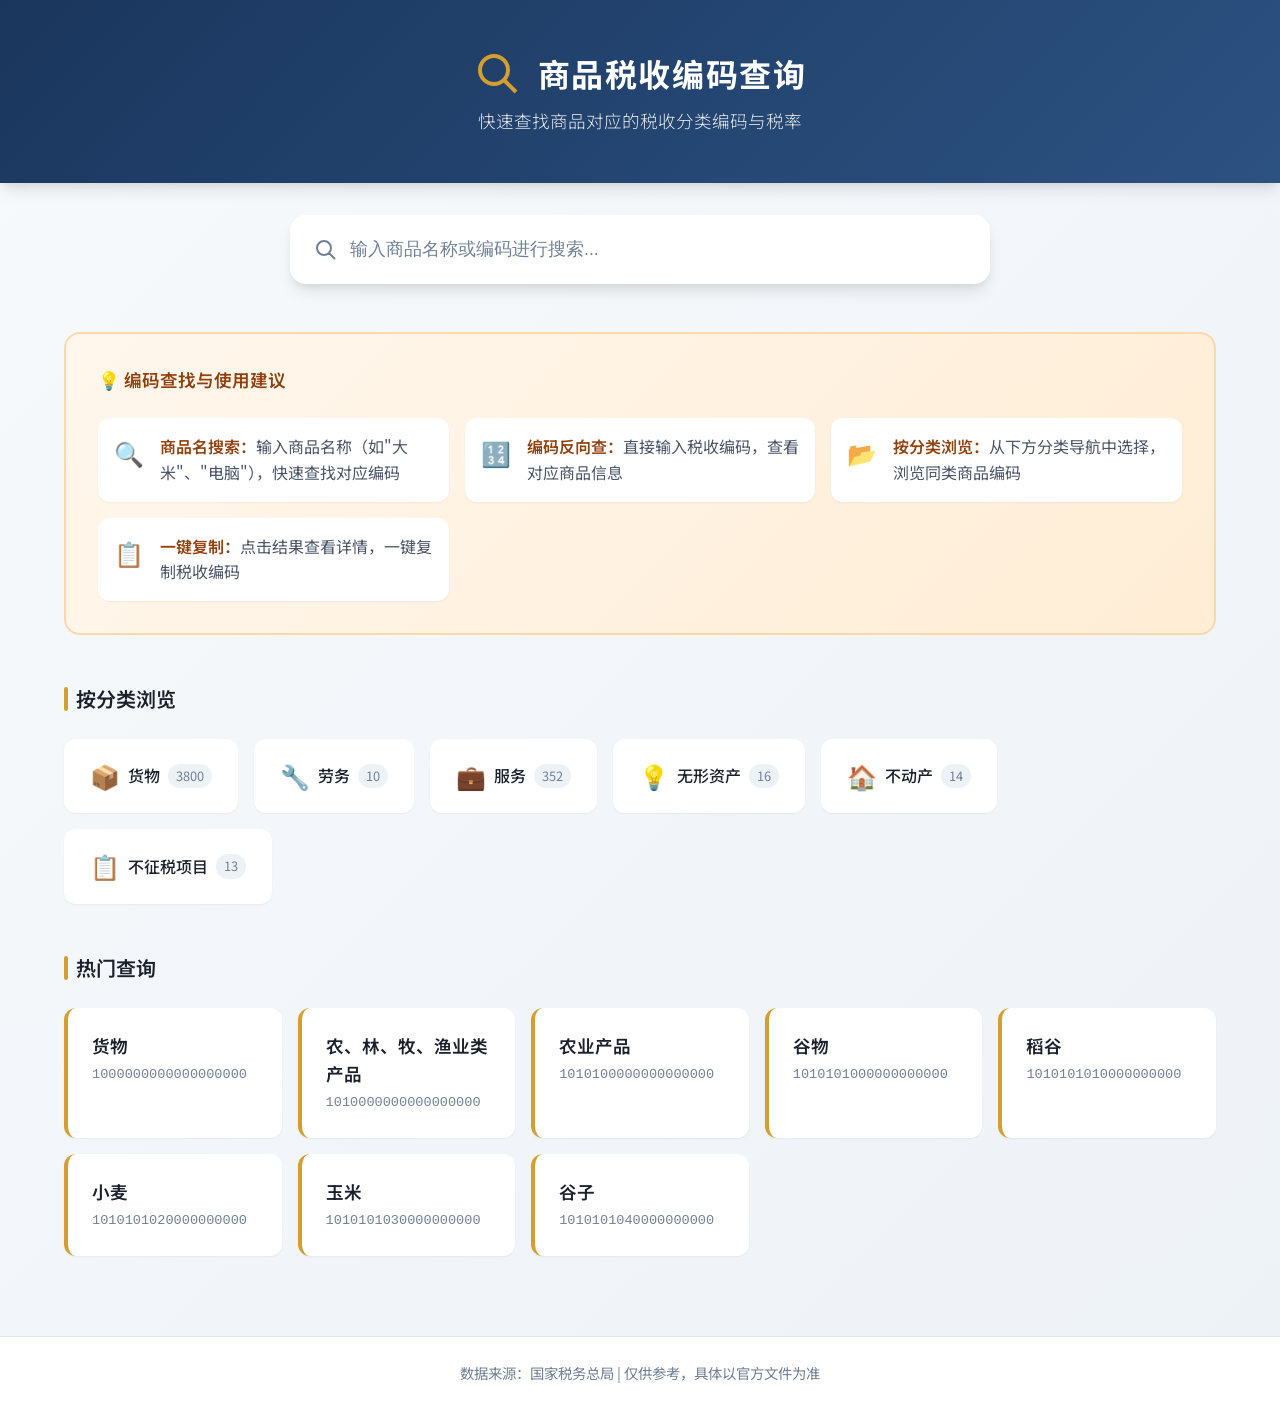
<file: ssbm/index.html>
<!DOCTYPE html>
<html lang="zh-CN">
<head>
    <meta charset="UTF-8">
    <meta name="viewport" content="width=device-width, initial-scale=1.0">
    <title>商品税收编码查询工具</title>
    <link rel="stylesheet" href="styles.css">
    <link rel="preconnect" href="https://fonts.googleapis.com">
    <link rel="preconnect" href="https://fonts.gstatic.com" crossorigin>
    <link href="https://fonts.googleapis.com/css2?family=Noto+Sans+SC:wght@300;400;500;700&display=swap" rel="stylesheet">
</head>
<body>
    <div id="app">
        <!-- 搜索页面 -->
        <div id="search-page" class="page active">
            <header class="header">
                <div class="header-content">
                    <div class="logo">
                        <svg class="logo-icon" viewBox="0 0 24 24" fill="none" stroke="currentColor" stroke-width="2">
                            <path d="M21 21l-6-6m2-5a7 7 0 11-14 0 7 7 0 0114 0z"/>
                        </svg>
                        <h1>商品税收编码查询</h1>
                    </div>
                    <p class="subtitle">快速查找商品对应的税收分类编码与税率</p>
                </div>
            </header>

            <main class="main-content">
                <!-- 搜索框 -->
                <div class="search-container">
                    <div class="search-box">
                        <svg class="search-icon" viewBox="0 0 24 24" fill="none" stroke="currentColor" stroke-width="2">
                            <path d="M21 21l-6-6m2-5a7 7 0 11-14 0 7 7 0 0114 0z"/>
                        </svg>
                        <input type="text" id="search-input" placeholder="输入商品名称或编码进行搜索..." autocomplete="off">
                        <button id="clear-btn" class="clear-btn" title="清除">
                            <svg viewBox="0 0 24 24" fill="none" stroke="currentColor" stroke-width="2">
                                <path d="M6 18L18 6M6 6l12 12"/>
                            </svg>
                        </button>
                    </div>
                    <div id="search-suggestions" class="suggestions-dropdown"></div>
                </div>

                <!-- 使用建议 -->
                <div class="tips-section">
                    <div class="tips-card">
                        <h3 class="tips-title">💡 编码查找与使用建议</h3>
                        <div class="tips-list">
                            <div class="tip-item">
                                <span class="tip-icon">🔍</span>
                                <div class="tip-content">
                                    <strong>商品名搜索：</strong>输入商品名称（如"大米"、"电脑"），快速查找对应编码
                                </div>
                            </div>
                            <div class="tip-item">
                                <span class="tip-icon">🔢</span>
                                <div class="tip-content">
                                    <strong>编码反向查：</strong>直接输入税收编码，查看对应商品信息
                                </div>
                            </div>
                            <div class="tip-item">
                                <span class="tip-icon">📂</span>
                                <div class="tip-content">
                                    <strong>按分类浏览：</strong>从下方分类导航中选择，浏览同类商品编码
                                </div>
                            </div>
                            <div class="tip-item">
                                <span class="tip-icon">📋</span>
                                <div class="tip-content">
                                    <strong>一键复制：</strong>点击结果查看详情，一键复制税收编码
                                </div>
                            </div>
                        </div>
                    </div>
                </div>

                <!-- 分类导航 -->
                <div class="category-section">
                    <h2 class="section-title">按分类浏览</h2>
                    <div id="category-nav" class="category-nav"></div>
                </div>

                <!-- 热门推荐 -->
                <div class="hot-section">
                    <h2 class="section-title">热门查询</h2>
                    <div id="hot-items" class="hot-grid"></div>
                </div>

                <!-- 搜索结果 -->
                <div id="results-section" class="results-section" style="display: none;">
                    <div class="results-header">
                        <h2 class="section-title">搜索结果 <span id="result-count"></span></h2>
                        <div class="filter-bar">
                            <select id="sort-select">
                                <option value="relevance">按相关度</option>
                                <option value="code">按编码</option>
                                <option value="name">按名称</option>
                                <option value="taxRate">按税率</option>
                            </select>
                        </div>
                    </div>
                    <div id="results-list" class="results-list"></div>
                </div>
            </main>

            <footer class="footer">
                <p>数据来源：国家税务总局 | 仅供参考，具体以官方文件为准</p>
            </footer>
        </div>

        <!-- 详情页面 -->
        <div id="detail-page" class="page">
            <header class="detail-header">
                <button id="back-btn" class="back-btn">
                    <svg viewBox="0 0 24 24" fill="none" stroke="currentColor" stroke-width="2">
                        <path d="M19 12H5m7-7l-7 7 7 7"/>
                    </svg>
                    返回搜索
                </button>
            </header>

            <main class="detail-content">
                <div class="detail-card">
                    <div class="detail-header-info">
                        <span id="detail-category" class="detail-category"></span>
                        <h1 id="detail-name" class="detail-title"></h1>
                    </div>

                    <div class="detail-code-section">
                        <label>税收分类编码</label>
                        <div class="code-display">
                            <span id="detail-code" class="code-text"></span>
                            <button id="copy-btn" class="copy-btn">
                                <svg viewBox="0 0 24 24" fill="none" stroke="currentColor" stroke-width="2">
                                    <rect x="9" y="9" width="13" height="13" rx="2" ry="2"/>
                                    <path d="M5 15H4a2 2 0 01-2-2V4a2 2 0 012-2h9a2 2 0 012 2v1"/>
                                </svg>
                                复制
                            </button>
                        </div>
                    </div>

                    <div class="detail-info-grid">
                        <div class="info-item">
                            <label>增值税税率</label>
                            <span id="detail-tax-rate" class="tax-rate-badge"></span>
                        </div>
                        <div class="info-item">
                            <label>说明</label>
                            <p id="detail-description"></p>
                        </div>
                    </div>

                    <div class="keywords-section">
                        <label>关键词标签</label>
                        <div id="detail-keywords" class="keywords-list"></div>
                    </div>
                </div>

                <!-- 相关推荐 -->
                <div id="related-section" class="related-section">
                    <h2 class="section-title">相关商品编码</h2>
                    <div id="related-list" class="related-list"></div>
                </div>
            </main>
        </div>
    </div>

    <!-- Toast提示 -->
    <div id="toast" class="toast"></div>

    <script src="data.js"></script>
    <script src="app.js"></script>
</body>
</html>
</file>
<file: ssbm/styles.css>
/* 基础样式重置 */
* {
    margin: 0;
    padding: 0;
    box-sizing: border-box;
}

:root {
    /* 主色调 */
    --primary-color: #1a365d;
    --primary-light: #2c5282;
    --primary-dark: #0f2744;

    /* 辅助色 */
    --accent-color: #d69e2e;
    --accent-light: #ecc94b;
    --accent-dark: #b7791f;

    /* 背景色 */
    --bg-primary: #f7fafc;
    --bg-secondary: #edf2f7;
    --bg-card: #ffffff;

    /* 文字颜色 */
    --text-primary: #1a202c;
    --text-secondary: #4a5568;
    --text-muted: #718096;

    /* 边框和阴影 */
    --border-color: #e2e8f0;
    --shadow-sm: 0 1px 2px 0 rgba(0, 0, 0, 0.05);
    --shadow-md: 0 4px 6px -1px rgba(0, 0, 0, 0.1), 0 2px 4px -1px rgba(0, 0, 0, 0.06);
    --shadow-lg: 0 10px 15px -3px rgba(0, 0, 0, 0.1), 0 4px 6px -2px rgba(0, 0, 0, 0.05);
    --shadow-xl: 0 20px 25px -5px rgba(0, 0, 0, 0.1), 0 10px 10px -5px rgba(0, 0, 0, 0.04);

    /* 间距 */
    --spacing-xs: 0.25rem;
    --spacing-sm: 0.5rem;
    --spacing-md: 1rem;
    --spacing-lg: 1.5rem;
    --spacing-xl: 2rem;
    --spacing-2xl: 3rem;

    /* 圆角 */
    --radius-sm: 0.25rem;
    --radius-md: 0.5rem;
    --radius-lg: 0.75rem;
    --radius-xl: 1rem;

    /* 过渡 */
    --transition-fast: 150ms ease;
    --transition-normal: 250ms ease;
    --transition-slow: 350ms ease;
}

body {
    font-family: 'Noto Sans SC', -apple-system, BlinkMacSystemFont, 'Segoe UI', 'PingFang SC', 'Hiragino Sans GB', 'Microsoft YaHei', sans-serif;
    background: linear-gradient(135deg, var(--bg-primary) 0%, var(--bg-secondary) 100%);
    color: var(--text-primary);
    line-height: 1.6;
    min-height: 100vh;
}

/* 页面容器 */
#app {
    min-height: 100vh;
    display: flex;
    flex-direction: column;
}

.page {
    display: none;
    animation: fadeIn var(--transition-normal);
}

.page.active {
    display: block;
}

@keyframes fadeIn {
    from {
        opacity: 0;
        transform: translateY(10px);
    }
    to {
        opacity: 1;
        transform: translateY(0);
    }
}

/* 头部样式 */
.header {
    background: linear-gradient(135deg, var(--primary-color) 0%, var(--primary-light) 100%);
    color: white;
    padding: var(--spacing-2xl) var(--spacing-lg);
    text-align: center;
    box-shadow: var(--shadow-lg);
}

.header-content {
    max-width: 800px;
    margin: 0 auto;
}

.logo {
    display: flex;
    align-items: center;
    justify-content: center;
    gap: var(--spacing-md);
    margin-bottom: var(--spacing-sm);
}

.logo-icon {
    width: 48px;
    height: 48px;
    stroke: var(--accent-color);
}

.logo h1 {
    font-size: 2rem;
    font-weight: 700;
    letter-spacing: 0.05em;
}

.subtitle {
    font-size: 1.1rem;
    opacity: 0.9;
    font-weight: 300;
}

/* 主内容区 */
.main-content {
    flex: 1;
    max-width: 1200px;
    width: 100%;
    margin: 0 auto;
    padding: var(--spacing-xl) var(--spacing-lg);
}

/* 搜索框样式 */
.search-container {
    position: relative;
    max-width: 700px;
    margin: 0 auto var(--spacing-2xl);
}

.search-box {
    position: relative;
    background: var(--bg-card);
    border-radius: var(--radius-xl);
    box-shadow: var(--shadow-lg);
    transition: all var(--transition-normal);
    overflow: hidden;
}

.search-box:focus-within {
    box-shadow: var(--shadow-xl), 0 0 0 3px rgba(214, 158, 46, 0.2);
    transform: scale(1.02);
}

.search-icon {
    position: absolute;
    left: var(--spacing-lg);
    top: 50%;
    transform: translateY(-50%);
    width: 24px;
    height: 24px;
    stroke: var(--text-muted);
    pointer-events: none;
}

.search-box input {
    width: 100%;
    padding: var(--spacing-lg) var(--spacing-xl);
    padding-left: 60px;
    padding-right: 60px;
    font-size: 1.1rem;
    border: none;
    background: transparent;
    color: var(--text-primary);
    outline: none;
}

.search-box input::placeholder {
    color: var(--text-muted);
}

.clear-btn {
    position: absolute;
    right: var(--spacing-md);
    top: 50%;
    transform: translateY(-50%);
    background: transparent;
    border: none;
    cursor: pointer;
    padding: var(--spacing-sm);
    opacity: 0;
    transition: opacity var(--transition-fast);
}

.clear-btn svg {
    width: 20px;
    height: 20px;
    stroke: var(--text-muted);
}

.clear-btn:hover svg {
    stroke: var(--text-secondary);
}

.search-box input:not(:placeholder-shown) + .clear-btn {
    opacity: 1;
}

/* 搜索建议下拉 */
.suggestions-dropdown {
    position: absolute;
    top: 100%;
    left: 0;
    right: 0;
    background: var(--bg-card);
    border-radius: var(--radius-lg);
    box-shadow: var(--shadow-xl);
    margin-top: var(--spacing-sm);
    max-height: 400px;
    overflow-y: auto;
    z-index: 100;
    display: none;
}

.suggestions-dropdown.show {
    display: block;
    animation: slideDown var(--transition-fast);
}

@keyframes slideDown {
    from {
        opacity: 0;
        transform: translateY(-10px);
    }
    to {
        opacity: 1;
        transform: translateY(0);
    }
}

.suggestion-item {
    padding: var(--spacing-md) var(--spacing-lg);
    cursor: pointer;
    border-bottom: 1px solid var(--border-color);
    transition: background var(--transition-fast);
}

.suggestion-item:last-child {
    border-bottom: none;
}

.suggestion-item:hover {
    background: var(--bg-secondary);
}

.suggestion-item .name {
    font-weight: 500;
    color: var(--text-primary);
}

.suggestion-item .code {
    font-size: 0.85rem;
    color: var(--text-muted);
    margin-left: var(--spacing-sm);
}

.suggestion-item .category {
    font-size: 0.8rem;
    color: var(--accent-dark);
    margin-left: var(--spacing-sm);
}

/* 使用建议 */
.tips-section {
    margin-bottom: var(--spacing-2xl);
}

.tips-card {
    background: linear-gradient(135deg, #fff7ed 0%, #ffedd5 100%);
    border: 2px solid #fed7aa;
    border-radius: var(--radius-xl);
    padding: var(--spacing-xl);
}

.tips-title {
    font-size: 1.1rem;
    font-weight: 600;
    color: #92400e;
    margin-bottom: var(--spacing-lg);
    display: flex;
    align-items: center;
    gap: var(--spacing-sm);
}

.tips-list {
    display: grid;
    grid-template-columns: repeat(auto-fit, minmax(280px, 1fr));
    gap: var(--spacing-md);
}

.tip-item {
    display: flex;
    gap: var(--spacing-md);
    padding: var(--spacing-md);
    background: white;
    border-radius: var(--radius-lg);
    box-shadow: var(--shadow-sm);
    transition: all var(--transition-normal);
}

.tip-item:hover {
    transform: translateY(-2px);
    box-shadow: var(--shadow-md);
}

.tip-icon {
    font-size: 1.5rem;
    flex-shrink: 0;
}

.tip-content {
    flex: 1;
    line-height: 1.6;
    color: var(--text-secondary);
}

.tip-content strong {
    color: #92400e;
    font-weight: 600;
}

/* 分类导航 */
.category-section {
    margin-bottom: var(--spacing-2xl);
}

.section-title {
    font-size: 1.25rem;
    font-weight: 600;
    color: var(--text-primary);
    margin-bottom: var(--spacing-lg);
    display: flex;
    align-items: center;
    gap: var(--spacing-sm);
}

.section-title::before {
    content: '';
    width: 4px;
    height: 24px;
    background: var(--accent-color);
    border-radius: 2px;
}

.category-nav {
    display: flex;
    flex-wrap: wrap;
    gap: var(--spacing-md);
}

.category-item {
    background: var(--bg-card);
    padding: var(--spacing-md) var(--spacing-lg);
    border-radius: var(--radius-lg);
    box-shadow: var(--shadow-sm);
    cursor: pointer;
    transition: all var(--transition-normal);
    display: flex;
    align-items: center;
    gap: var(--spacing-sm);
    border: 2px solid transparent;
}

.category-item:hover {
    transform: translateY(-2px);
    box-shadow: var(--shadow-md);
    border-color: var(--accent-color);
}

.category-item .icon {
    font-size: 1.5rem;
}

.category-item .name {
    font-weight: 500;
    color: var(--text-primary);
}

.category-item .count {
    font-size: 0.8rem;
    color: var(--text-muted);
    background: var(--bg-secondary);
    padding: 2px 8px;
    border-radius: 12px;
}

.category-item.show-more-btn {
    background: linear-gradient(135deg, var(--primary-light), var(--primary-color));
    color: white;
    border-color: var(--primary-light);
}

.category-item.show-more-btn .name {
    color: white;
    font-weight: 600;
}

.category-item.show-more-btn:hover {
    background: linear-gradient(135deg, var(--primary-color), var(--primary-dark));
    transform: translateY(-2px) scale(1.02);
    box-shadow: var(--shadow-lg);
}

/* 热门推荐 */
.hot-section {
    margin-bottom: var(--spacing-2xl);
}

.hot-grid {
    display: grid;
    grid-template-columns: repeat(auto-fill, minmax(200px, 1fr));
    gap: var(--spacing-md);
}

.hot-item {
    background: var(--bg-card);
    padding: var(--spacing-lg);
    border-radius: var(--radius-lg);
    box-shadow: var(--shadow-sm);
    cursor: pointer;
    transition: all var(--transition-normal);
    border-left: 4px solid var(--accent-color);
}

.hot-item:hover {
    transform: translateY(-3px);
    box-shadow: var(--shadow-lg);
}

.hot-item .name {
    font-weight: 600;
    font-size: 1.1rem;
    color: var(--text-primary);
    margin-bottom: var(--spacing-xs);
}

.hot-item .code {
    font-size: 0.85rem;
    color: var(--text-muted);
    font-family: 'Courier New', monospace;
}

/* 搜索结果 */
.results-section {
    margin-top: var(--spacing-2xl);
}

.results-header {
    display: flex;
    justify-content: space-between;
    align-items: center;
    margin-bottom: var(--spacing-lg);
    flex-wrap: wrap;
    gap: var(--spacing-md);
}

#result-count {
    font-size: 0.9rem;
    color: var(--text-muted);
    font-weight: 400;
    margin-left: var(--spacing-sm);
}

.filter-bar select {
    padding: var(--spacing-sm) var(--spacing-md);
    border: 1px solid var(--border-color);
    border-radius: var(--radius-md);
    background: var(--bg-card);
    color: var(--text-primary);
    font-size: 0.9rem;
    cursor: pointer;
    outline: none;
    transition: border-color var(--transition-fast);
}

.filter-bar select:focus {
    border-color: var(--accent-color);
}

.results-list {
    display: flex;
    flex-direction: column;
    gap: var(--spacing-md);
}

.result-card {
    background: var(--bg-card);
    padding: var(--spacing-lg);
    border-radius: var(--radius-lg);
    box-shadow: var(--shadow-sm);
    cursor: pointer;
    transition: all var(--transition-normal);
    display: grid;
    grid-template-columns: 1fr auto;
    gap: var(--spacing-md);
    align-items: center;
}

.result-card:hover {
    transform: translateY(-2px);
    box-shadow: var(--shadow-md);
}

.result-info .name {
    font-weight: 600;
    font-size: 1.1rem;
    color: var(--text-primary);
    margin-bottom: var(--spacing-xs);
}

.result-info .code {
    font-size: 0.9rem;
    color: var(--text-muted);
    font-family: 'Courier New', monospace;
}

.result-info .category-tag {
    display: inline-block;
    font-size: 0.8rem;
    color: var(--accent-dark);
    background: rgba(214, 158, 46, 0.1);
    padding: 2px 10px;
    border-radius: 12px;
    margin-top: var(--spacing-xs);
}

.result-meta {
    text-align: right;
}

.tax-rate {
    font-size: 1.5rem;
    font-weight: 700;
    color: var(--primary-color);
}

.tax-rate::after {
    content: '%';
    font-size: 0.8em;
}

/* 详情页面 */
.detail-header {
    background: var(--bg-card);
    padding: var(--spacing-md) var(--spacing-lg);
    box-shadow: var(--shadow-sm);
}

.back-btn {
    display: inline-flex;
    align-items: center;
    gap: var(--spacing-sm);
    background: transparent;
    border: none;
    color: var(--text-secondary);
    font-size: 1rem;
    cursor: pointer;
    padding: var(--spacing-sm) var(--spacing-md);
    border-radius: var(--radius-md);
    transition: all var(--transition-fast);
}

.back-btn:hover {
    background: var(--bg-secondary);
    color: var(--primary-color);
}

.back-btn svg {
    width: 20px;
    height: 20px;
}

.detail-content {
    max-width: 900px;
    margin: 0 auto;
    padding: var(--spacing-xl) var(--spacing-lg);
}

.detail-card {
    background: var(--bg-card);
    border-radius: var(--radius-xl);
    box-shadow: var(--shadow-lg);
    padding: var(--spacing-2xl);
    margin-bottom: var(--spacing-xl);
}

.detail-header-info {
    margin-bottom: var(--spacing-xl);
}

.detail-category {
    display: inline-block;
    background: var(--primary-color);
    color: white;
    padding: var(--spacing-xs) var(--spacing-md);
    border-radius: var(--radius-md);
    font-size: 0.9rem;
    margin-bottom: var(--spacing-md);
}

.detail-title {
    font-size: 2rem;
    font-weight: 700;
    color: var(--text-primary);
}

.detail-code-section {
    background: linear-gradient(135deg, var(--bg-secondary) 0%, var(--bg-primary) 100%);
    padding: var(--spacing-lg);
    border-radius: var(--radius-lg);
    margin-bottom: var(--spacing-xl);
}

.detail-code-section label {
    display: block;
    font-size: 0.9rem;
    color: var(--text-muted);
    margin-bottom: var(--spacing-sm);
}

.code-display {
    display: flex;
    align-items: center;
    gap: var(--spacing-md);
}

.code-text {
    font-size: 1.5rem;
    font-weight: 600;
    font-family: 'Courier New', monospace;
    color: var(--primary-color);
    letter-spacing: 0.05em;
}

.copy-btn {
    display: inline-flex;
    align-items: center;
    gap: var(--spacing-xs);
    background: var(--accent-color);
    color: white;
    border: none;
    padding: var(--spacing-sm) var(--spacing-md);
    border-radius: var(--radius-md);
    cursor: pointer;
    font-size: 0.9rem;
    transition: all var(--transition-fast);
}

.copy-btn:hover {
    background: var(--accent-dark);
    transform: scale(1.05);
}

.copy-btn svg {
    width: 18px;
    height: 18px;
}

.detail-info-grid {
    display: grid;
    gap: var(--spacing-lg);
    margin-bottom: var(--spacing-xl);
}

.info-item label {
    display: block;
    font-size: 0.9rem;
    color: var(--text-muted);
    margin-bottom: var(--spacing-sm);
    font-weight: 500;
}

.info-item p {
    color: var(--text-secondary);
    line-height: 1.7;
}

.tax-rate-badge {
    display: inline-block;
    font-size: 2rem;
    font-weight: 700;
    color: var(--primary-color);
}

.tax-rate-badge::after {
    content: '%';
    font-size: 0.6em;
    color: var(--text-muted);
}

.keywords-section label {
    display: block;
    font-size: 0.9rem;
    color: var(--text-muted);
    margin-bottom: var(--spacing-sm);
    font-weight: 500;
}

.keywords-list {
    display: flex;
    flex-wrap: wrap;
    gap: var(--spacing-sm);
}

.keyword-tag {
    background: var(--bg-secondary);
    color: var(--text-secondary);
    padding: var(--spacing-xs) var(--spacing-md);
    border-radius: 20px;
    font-size: 0.9rem;
}

/* 相关推荐 */
.related-section {
    margin-top: var(--spacing-xl);
}

.related-list {
    display: grid;
    grid-template-columns: repeat(auto-fill, minmax(250px, 1fr));
    gap: var(--spacing-md);
}

.related-item {
    background: var(--bg-card);
    padding: var(--spacing-lg);
    border-radius: var(--radius-lg);
    box-shadow: var(--shadow-sm);
    cursor: pointer;
    transition: all var(--transition-normal);
}

.related-item:hover {
    transform: translateY(-2px);
    box-shadow: var(--shadow-md);
}

.related-item .name {
    font-weight: 600;
    color: var(--text-primary);
    margin-bottom: var(--spacing-xs);
}

.related-item .code {
    font-size: 0.85rem;
    color: var(--text-muted);
    font-family: 'Courier New', monospace;
}

/* Toast提示 */
.toast {
    position: fixed;
    bottom: 30px;
    left: 50%;
    transform: translateX(-50%) translateY(100px);
    background: var(--primary-color);
    color: white;
    padding: var(--spacing-md) var(--spacing-xl);
    border-radius: var(--radius-lg);
    box-shadow: var(--shadow-xl);
    z-index: 1000;
    opacity: 0;
    transition: all var(--transition-normal);
}

.toast.show {
    opacity: 1;
    transform: translateX(-50%) translateY(0);
}

/* 页脚 */
.footer {
    background: var(--bg-card);
    padding: var(--spacing-lg);
    text-align: center;
    color: var(--text-muted);
    font-size: 0.9rem;
    border-top: 1px solid var(--border-color);
}

/* 响应式设计 */
@media (max-width: 768px) {
    .header {
        padding: var(--spacing-xl) var(--spacing-md);
    }

    .logo h1 {
        font-size: 1.5rem;
    }

    .logo-icon {
        width: 36px;
        height: 36px;
    }

    .subtitle {
        font-size: 0.95rem;
    }

    .main-content {
        padding: var(--spacing-lg) var(--spacing-md);
    }

    .search-box input {
        padding: var(--spacing-md) var(--spacing-lg);
        padding-left: 50px;
        padding-right: 50px;
        font-size: 1rem;
    }

    .search-icon {
        left: var(--spacing-md);
        width: 20px;
        height: 20px;
    }

    .category-nav {
        gap: var(--spacing-sm);
    }

    .category-item {
        padding: var(--spacing-sm) var(--spacing-md);
    }

    .hot-grid {
        grid-template-columns: repeat(auto-fill, minmax(150px, 1fr));
    }

    .result-card {
        grid-template-columns: 1fr;
        gap: var(--spacing-sm);
    }

    .result-meta {
        text-align: left;
    }

    .detail-card {
        padding: var(--spacing-lg);
    }

    .detail-title {
        font-size: 1.5rem;
    }

    .code-text {
        font-size: 1.2rem;
    }

    .related-list {
        grid-template-columns: 1fr;
    }
}

@media (max-width: 480px) {
    .logo h1 {
        font-size: 1.25rem;
    }

    .section-title {
        font-size: 1.1rem;
    }

    .hot-grid {
        grid-template-columns: 1fr;
    }
}

/* 骨架屏动画 */
@keyframes shimmer {
    0% {
        background-position: -468px 0;
    }
    100% {
        background-position: 468px 0;
    }
}

.skeleton {
    animation: shimmer 1.5s ease-in-out infinite;
    background: linear-gradient(to right, var(--bg-secondary) 8%, var(--bg-primary) 18%, var(--bg-secondary) 33%);
    background-size: 800px 104px;
}

/* 无结果提示 */
.no-results {
    text-align: center;
    padding: var(--spacing-2xl);
    color: var(--text-muted);
}

.no-results svg {
    width: 64px;
    height: 64px;
    stroke: var(--border-color);
    margin-bottom: var(--spacing-md);
}

.no-results p {
    font-size: 1.1rem;
}
</file>
